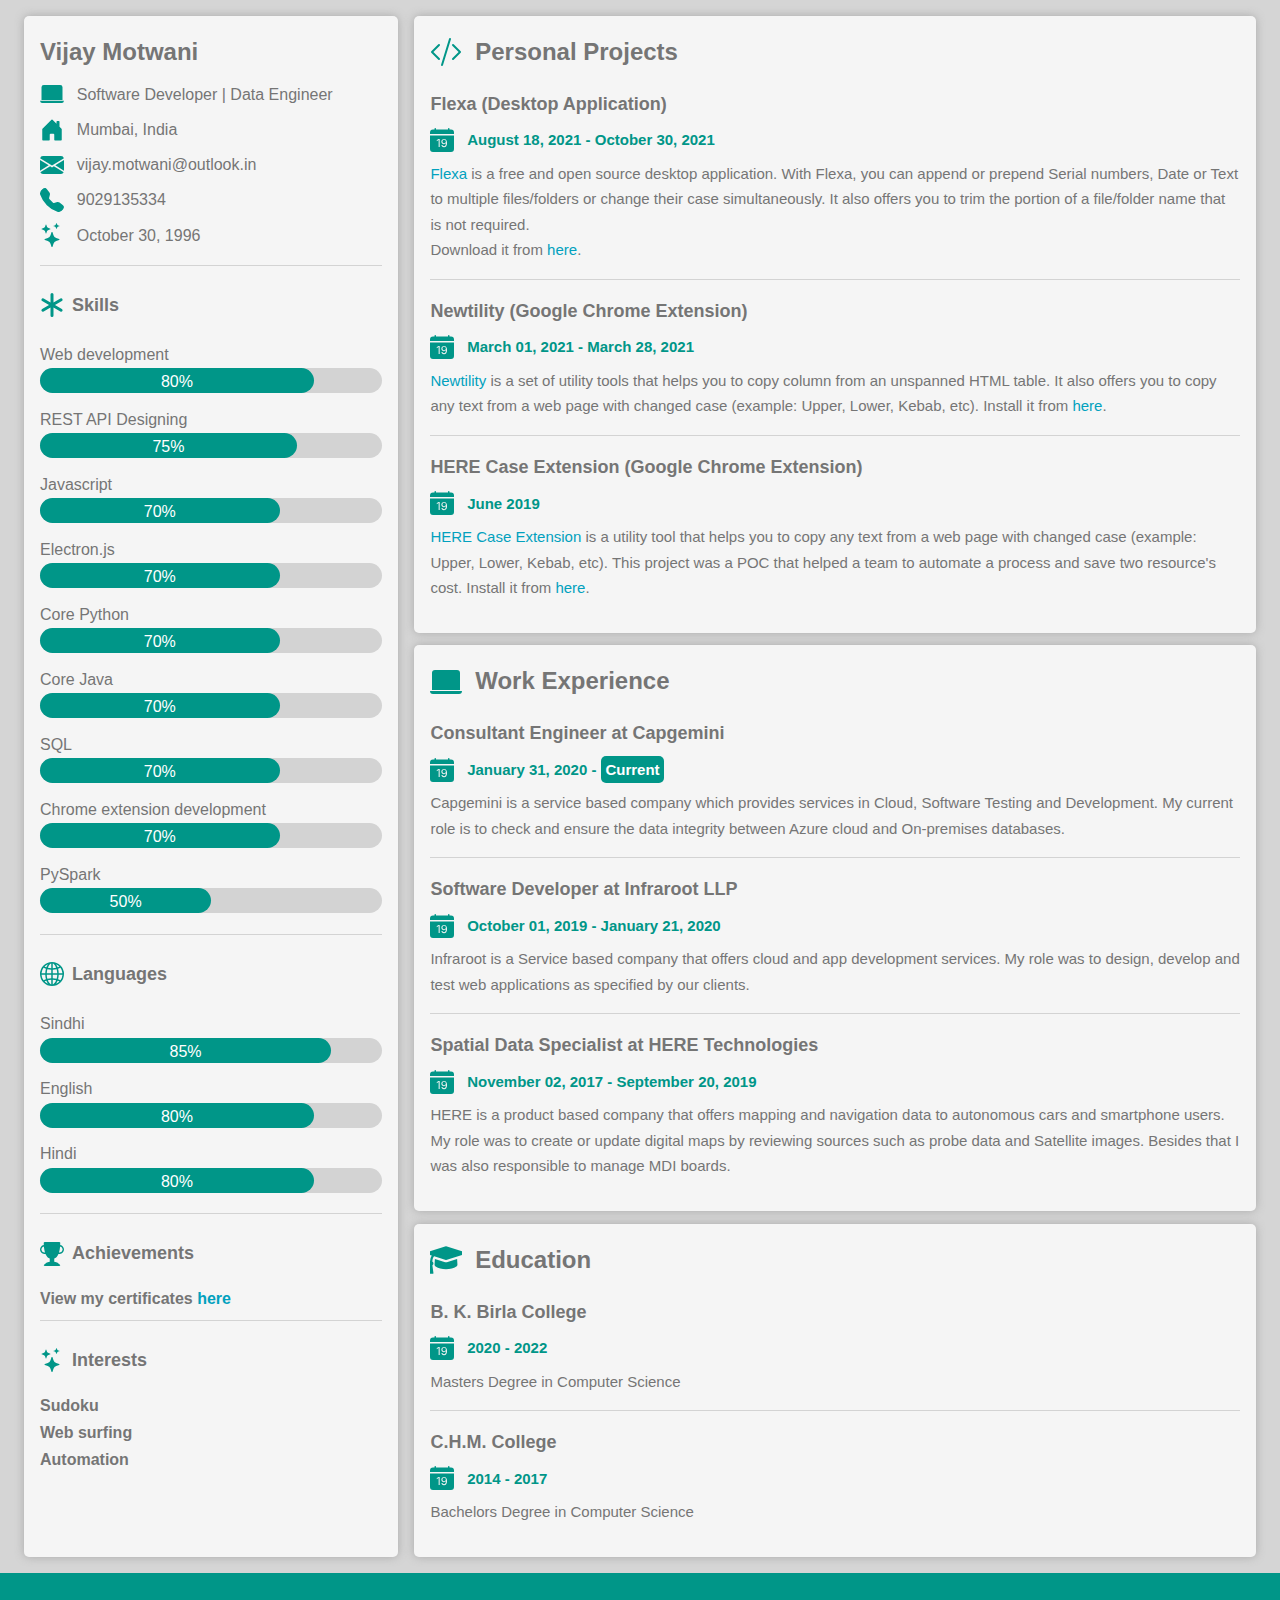
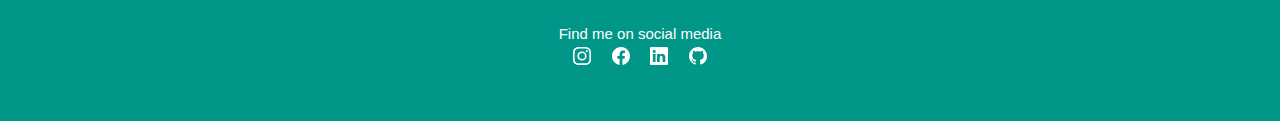
<file: index.html>
<!DOCTYPE html>
<html lang="en">
    <head>
        <meta charset="UTF-8">
        <meta http-equiv="X-UA-Compatible" content="IE=edge">
        <meta name="viewport" content="width=device-width, initial-scale=1.0">
        <title>Vijay Motwani's Profile</title>

        <link rel="stylesheet" href="styles/style.css">
    </head>
    <body>
        <div class="container main-container">
            <aside>
                <section class="profile">
                    <!-- <img src="styles/assets/vijay_profile_pic.jpg" alt="Vijay's Profile Pic"> -->
                    <h3 class="profile-name">Vijay Motwani</h3>
                </section>
                <section class="about">
                    <div class="personal-info">
                        <img src="styles/assets/laptop-fill.svg" alt="work" class="icon">
                        <span class="small">Software Developer | Data Engineer</span>
                    </div>
                    <div class="personal-info">
                        <img src="styles/assets/house-door-fill.svg" alt="home" class="icon">
                        <span class="small">Mumbai, India</span>
                    </div>
                    <div class="personal-info">
                        <img src="styles/assets/envelope-fill.svg" alt="email" class="icon">
                        <span class="small">vijay.motwani@outlook.in</span>
                    </div>
                    <div class="personal-info">
                        <img src="styles/assets/telephone-fill.svg" alt="phone" class="icon">
                        <span class="small">9029135334</span>
                    </div>
                    <div class="personal-info">
                        <img src="styles/assets/stars.svg" alt="phone" class="icon">
                        <span class="small">October 30, 1996</span>
                    </div>

                    <!-- <div class="personal-info">
                        <img src="styles/assets/linkedin.svg" alt="linkedin" class="icon">
                        <span class="small">
                            <a target="_blank" href="https://www.linkedin.com/in/vijay-motwani-086152176/"
                                title="Linkedin">vijay-motwani-086152176</a>
                        </span>
                    </div> -->

                    <!-- <div class="personal-info">
                        <img src="styles/assets/github2.svg" alt="linkedin" class="icon">
                        <span class="small" title="Github">
                            <a target="_blank" href="https://github.com/whomotwani" title="GitHub">
                                whomotwani
                            </a>
                        </span>
                    </div> -->
                </section>
                <div class="h-separator"></div>
                <section class="skills">
                    <div class="personal-info">
                        <img src="styles/assets/asterisk.svg" alt="phone" class="icon">
                        <h5 class="section-header">Skills</h5>
                    </div>
                    <div class="skill-info">
                        <label>Web development</label>
                        <div class="progressbar">
                            <div class="bar w-80">80%</div>
                        </div>
                    </div>
                    <div class="skill-info">
                        <label>REST API Designing</label>
                        <div class="progressbar">
                            <div class="bar w-75">75%</div>
                        </div>
                    </div>
                    <div class="skill-info">
                        <label>Javascript</label>
                        <div class="progressbar">
                            <div class="bar w-70">70%</div>
                        </div>
                    </div>
                    <div class="skill-info">
                        <label>Electron.js</label>
                        <div class="progressbar">
                            <div class="bar w-70">70%</div>
                        </div>
                    </div>
                    <div class="skill-info">
                        <label>Core Python</label>
                        <div class="progressbar">
                            <div class="bar w-70">70%</div>
                        </div>
                    </div>
                    <div class="skill-info">
                        <label>Core Java</label>
                        <div class="progressbar">
                            <div class="bar w-70">70%</div>
                        </div>
                    </div>
                    <div class="skill-info">
                        <label>SQL</label>
                        <div class="progressbar">
                            <div class="bar w-70">70%</div>
                        </div>
                    </div>
                    <div class="skill-info">
                        <label>Chrome extension development</label>
                        <div class="progressbar">
                            <div class="bar w-70">70%</div>
                        </div>
                    </div>

                    <div class="skill-info">
                        <label>PySpark</label>
                        <div class="progressbar">
                            <div class="bar w-50">50%</div>
                        </div>
                    </div>

                </section>
                <div class="h-separator"></div>

                <section class="languages">
                    <div class="personal-info">
                        <img src="styles/assets/globe2.svg" alt="phone" class="icon">
                        <h5 class="section-header">Languages</h5>
                    </div>
                    <div class="skill-info">
                        <label>Sindhi</label>
                        <div class="progressbar">
                            <div class="bar w-85">85%</div>
                        </div>
                    </div>
                    <div class="skill-info">
                        <label>English</label>
                        <div class="progressbar">
                            <div class="bar w-80">80%</div>
                        </div>
                    </div>
                    <div class="skill-info">
                        <label>Hindi</label>
                        <div class="progressbar">
                            <div class="bar w-80">80%</div>
                        </div>
                    </div>
                </section>

                <div class="h-separator"></div>

                <section class="achievements">
                    <div class="personal-info">
                        <img src="styles/assets/trophy-fill.svg" alt="trophy" class="icon">
                        <h5 class="section-header">Achievements</h5>
                    </div>
                    <div class="">
                        <h6>View my certificates <a href="certificates.html">here</a></h6>
                    </div>

                </section>

                <div class="h-separator"></div>

                <section class="interests">
                    <div class="personal-info">
                        <img src="styles/assets/stars.svg" alt="phone" class="icon">
                        <h5 class="section-header">Interests</h5>
                    </div>
                    <div class="">
                        <h6>Sudoku</h6>
                    </div>
                    <div class="">
                        <h6>Web surfing</h6>
                    </div>
                    <div class="">
                        <h6>Automation</h6>
                    </div>
                </section>

            </aside>
            <main>
                <section class="projects">
                    <h3 class="main-headers">
                        <img src="styles/assets/code-slash.svg" alt="work" class="icon work-icon">
                        <span>Personal Projects</span>
                    </h3>

                    <div class="job ">
                        <h5>
                            <b>
                                Flexa (Desktop Application)
                            </b>
                        </h5>
                        <p class="duration">
                            <img src="styles/assets/calendar-date-fill.svg" alt="work" class="icon">
                            <span class="primaryColor">
                                August 18, 2021 - October 30, 2021
                            </span>
                        </p>
                        <p>
                            <a href="https://flexa.forcle.in">Flexa</a> is a free and open source desktop application. With Flexa, you can append or prepend
                            Serial numbers, Date or Text to multiple files/folders or change their case simultaneously.
                            It also offers you to trim the portion of a file/folder name that is not required.
                            <br>
                            Download it from <a href="https://flexa.forcle.in/downloads.html">here</a>.

                        </p>
                    </div>
                    <div class="h-separator"></div>

                    <div class="job ">
                        <h5>
                            <b>
                                Newtility (Google Chrome Extension)
                            </b>
                        </h5>
                        <p class="duration">
                            <img src="styles/assets/calendar-date-fill.svg" alt="work" class="icon">
                            <span class="primaryColor">
                                March 01, 2021 - March 28, 2021
                            </span>
                        </p>
                        <p>
                            <a
                                href="https://chrome.google.com/webstore/detail/newtility/jailcbdeidkolbejmeodhlkfdpofacaj">Newtility</a> is a set of utility tools that helps you to copy column from an unspanned HTML
                            table. It also offers you to copy any text from a web page with changed case (example:
                            Upper, Lower, Kebab, etc). Install it from
                            <a
                                href="https://chrome.google.com/webstore/detail/newtility/jailcbdeidkolbejmeodhlkfdpofacaj">here</a>.
                        </p>
                    </div>

                    <div class="h-separator"></div>
                    <div class="job ">
                        <h5>
                            <b>
                                HERE Case Extension (Google Chrome Extension)
                            </b>
                        </h5>
                        <p class="duration">
                            <img src="styles/assets/calendar-date-fill.svg" alt="work" class="icon">
                            <span class="primaryColor">
                                June 2019
                            </span>
                        </p>
                        <p>
                            <a
                            href="https://chrome.google.com/webstore/detail/here-case-extension/dapobnfmokpkjlippkgkmkklpmjcajkj">HERE Case Extension</a>
                     is a utility tool that helps you to copy any text from a web page with
                            changed case (example: Upper, Lower, Kebab, etc).
                            This project was a POC that helped a team to automate a process and save two resource's
                            cost. Install it from
                            <a
                                href="https://chrome.google.com/webstore/detail/here-case-extension/dapobnfmokpkjlippkgkmkklpmjcajkj">here</a>.
                        </p>
                    </div>
                </section>

                <section class="experience">

                    <h3 class="main-headers">
                        <img src="styles/assets/laptop-fill.svg" alt="work" class="icon work-icon">
                        <span>Work Experience</span>
                    </h3>

                    <div class="job">
                        <h5>
                            <b>
                                Consultant Engineer at Capgemini
                            </b>
                        </h5>
                        <p class="duration">
                            <img src="styles/assets/calendar-date-fill.svg" alt="work" class="icon">
                            <span class="primaryColor">
                                January 31, 2020 - <span class="current">Current</span>
                            </span>
                        </p>
                        <p>
                            Capgemini is a service based company which provides services in Cloud, Software Testing and
                            Development.
                            My current role is to check and ensure the data integrity between Azure cloud and
                            On-premises databases.
                        </p>
                    </div>

                    <div class="h-separator"></div>
                    <div class="job ">
                        <h5>
                            <b>
                                Software Developer at Infraroot LLP
                            </b>
                        </h5>
                        <p class="duration">
                            <img src="styles/assets/calendar-date-fill.svg" alt="work" class="icon">
                            <span class="primaryColor">
                                October 01, 2019 - January 21, 2020
                            </span>
                        </p>
                        <p>
                            Infraroot is a Service based company that offers cloud and app development services. My role
                            was to design, develop and test web applications as specified by our clients.
                        </p>
                    </div>

                    <div class="h-separator"></div>
                    <div class="job ">
                        <h5>
                            <b>
                                Spatial Data Specialist at HERE Technologies
                            </b>
                        </h5>
                        <p class="duration">
                            <img src="styles/assets/calendar-date-fill.svg" alt="work" class="icon">
                            <span class="primaryColor">
                                November 02, 2017 - September 20, 2019
                            </span>
                        </p>
                        <p>
                            HERE is a product based company that offers mapping and navigation data to autonomous cars
                            and smartphone users. My role was to create or update digital maps by reviewing sources such
                            as probe data and Satellite images. Besides that I was also responsible to manage MDI
                            boards.
                        </p>
                    </div>


                </section>
                <section class="education">
                    <h3 class="main-headers">
                        <img src="styles/assets/graduation_cap.svg" alt="work" class="icon work-icon">
                        <span>Education</span>
                    </h3>

                    <div class="job ">
                        <h5>
                            <b>
                                B. K. Birla College
                            </b>
                        </h5>
                        <p class="duration">
                            <img src="styles/assets/calendar-date-fill.svg" alt="work" class="icon">
                            <span class="primaryColor">
                                2020 - 2022
                            </span>
                        </p>
                        <p>
                            Masters Degree in Computer Science
                        </p>
                    </div>

                    <div class="h-separator"></div>
                    <div class="job ">
                        <h5>
                            <b>
                                C.H.M. College
                            </b>
                        </h5>
                        <p class="duration">
                            <img src="styles/assets/calendar-date-fill.svg" alt="work" class="icon">
                            <span class="primaryColor">
                                2014 - 2017
                            </span>
                        </p>
                        <p>
                            Bachelors Degree in Computer Science
                        </p>
                    </div>

                </section>


            </main>

        </div>
        <footer>
            <div class="content">
                <p>Find me on social media</p>
                <a target="_blank" href="https://www.instagram.com/whomotwani/" title="Instagram">
                    <img src="styles/assets/instagram.svg" alt="work" class="socialmedia-icon">
                </a>
                <a target="_blank" href="https://www.facebook.com/vijay.motwani.796/" title="Facebook">
                    <img src="styles/assets/facebook.svg" alt="work" class="socialmedia-icon">
                </a>
                <a target="_blank" href="https://www.linkedin.com/in/whomotwani" title="Linkedin">
                    <img src="styles/assets/linkedin.svg" alt="work" class="socialmedia-icon">
                </a>
                <a target="_blank" href="https://github.com/whomotwani" title="GitHub">
                    <img src="styles/assets/github.svg" alt="work" class="socialmedia-icon">
                </a>

            </div>
        </footer>

    </body>
</html>
</file>
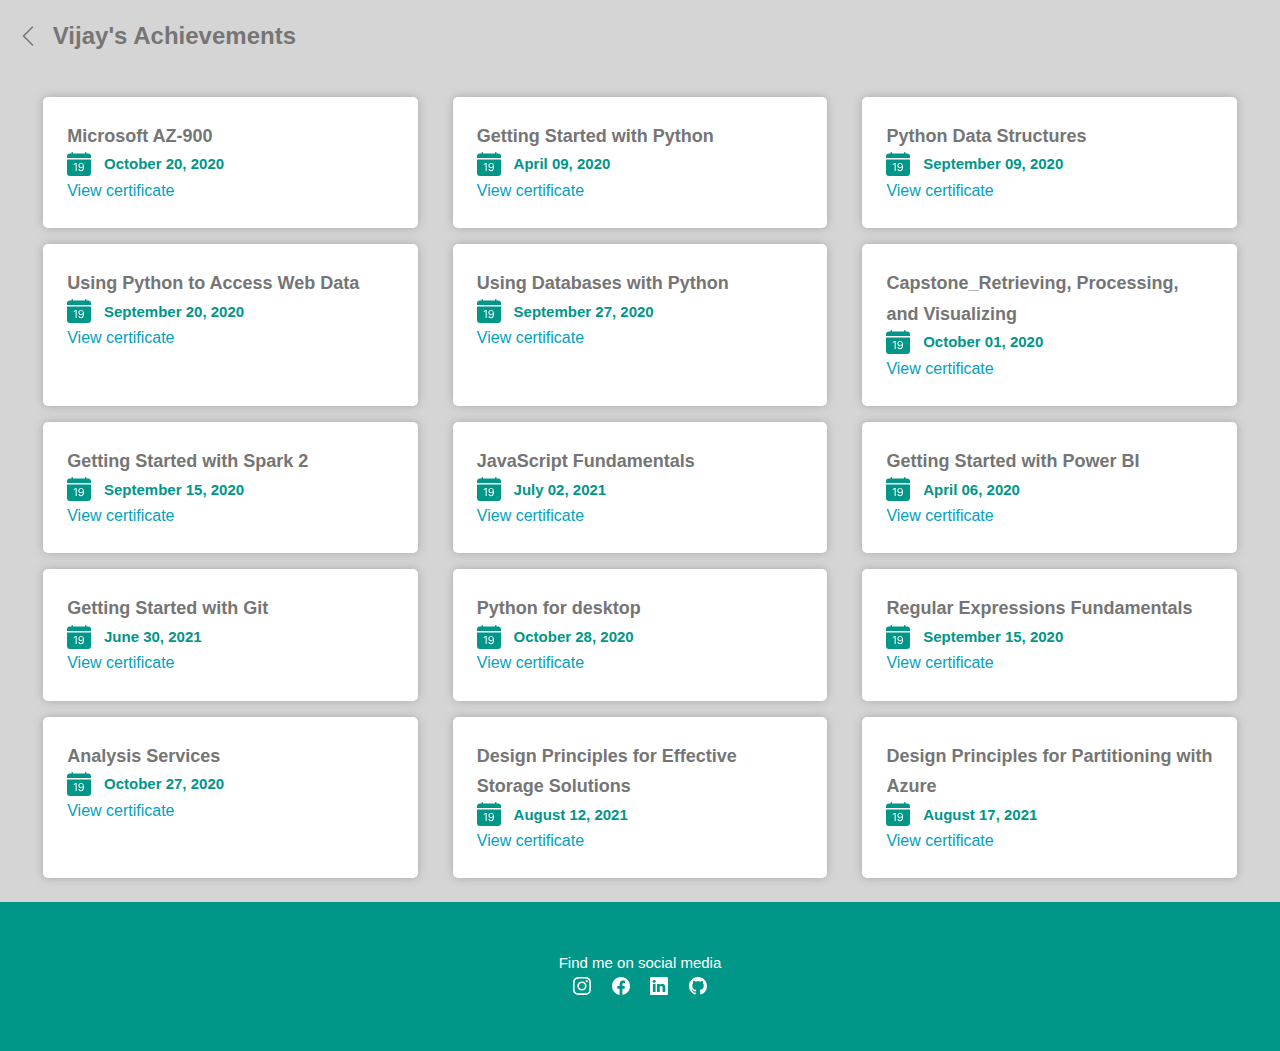
<file: certificates.html>
<!DOCTYPE html>
<html lang="en">
    <head>
        <meta charset="UTF-8">
        <meta http-equiv="X-UA-Compatible" content="IE=edge">
        <meta name="viewport" content="width=device-width, initial-scale=1.0">
        <title>Vijay Motwani's Achievements</title>
        <link rel="stylesheet" href="styles/certifications.css">
    </head>
    <body>
        <header>
            <a href="index.html">
                <img src="styles/assets/chevron-left.svg" alt="back" class="icon">
            </a>
            <h3>
                Vijay's Achievements
            </h3>
        </header>
        <div class="container">

            <div class="row">

                <div class="card">
                    <h5>Microsoft AZ-900</h5>
                    <p class="duration">
                        <img src="styles/assets/calendar-date-fill.svg" alt="work" class="icon">
                        <span class="primaryColor">
                            October 20, 2020
                        </span>
                    </p>
                    <a href="/certifications/Microsoft_Certified_Professional_Certificate AZ 900.pdf">
                        View certificate
                    </a>
                </div>
                <div class="card">
                    <h5>Getting Started with Python</h5>
                    <p class="duration">
                        <img src="styles/assets/calendar-date-fill.svg" alt="work" class="icon">
                        <span class="primaryColor">
                            April 09, 2020
                        </span>
                    </p>
                    <a href="/certifications/Programming for Everybody (Getting Started with Python).pdf">
                        View certificate
                    </a>
                </div>

                <div class="card">
                    <h5>Python Data Structures</h5>
                    <p class="duration">
                        <img src="styles/assets/calendar-date-fill.svg" alt="work" class="icon">
                        <span class="primaryColor">
                            September 09, 2020
                        </span>
                    </p>
                    <a href="/certifications/Python Data Structures.pdf">View certificate</a>
                </div>


                <div class="card">
                    <h5>Using Python to Access Web Data</h5>
                    <p class="duration">
                        <img src="styles/assets/calendar-date-fill.svg" alt="work" class="icon">
                        <span class="primaryColor">
                            September 20, 2020
                        </span>
                    </p>
                    <a href="/certifications/Using Python to Access Web Data.pdf">View certificate</a>
                </div>

                <div class="card">
                    <h5>Using Databases with Python</h5>
                    <p class="duration">
                        <img src="styles/assets/calendar-date-fill.svg" alt="work" class="icon">
                        <span class="primaryColor">
                            September 27, 2020
                        </span>
                    </p>
                    <a href="certifications/Using Databases with Python.pdf">View certificate</a>
                </div>

                <div class="card">
                    <h5>Capstone_Retrieving, Processing, and Visualizing</h5>
                    <p class="duration">
                        <img src="styles/assets/calendar-date-fill.svg" alt="work" class="icon">
                        <span class="primaryColor">
                            October 01, 2020
                        </span>
                    </p>
                    <a href="/certifications/Capstone_Retrieving, Processing, and Visualizing.pdf">View certificate</a>
                </div>

                <div class="card">
                    <h5>Getting Started with Spark 2</h5>
                    <p class="duration">
                        <img src="styles/assets/calendar-date-fill.svg" alt="work" class="icon">
                        <span class="primaryColor">
                            September 15, 2020
                        </span>
                    </p>
                    <a href="/certifications/Getting Started with Spark 2.pdf">View certificate</a>
                </div>

                <div class="card">
                    <h5>JavaScript Fundamentals</h5>
                    <p class="duration">
                        <img src="styles/assets/calendar-date-fill.svg" alt="work" class="icon">
                        <span class="primaryColor">
                            July 02, 2021
                        </span>
                    </p>
                    <a href="/certifications/JavaScript Fundamentals.pdf">View certificate</a>
                </div>

                <div class="card">
                    <h5>Getting Started with Power BI</h5>
                    <p class="duration">
                        <img src="styles/assets/calendar-date-fill.svg" alt="work" class="icon">
                        <span class="primaryColor">
                            April 06, 2020
                        </span>
                    </p>
                    <a href="/certifications/Getting Started with Power BI.pdf">View certificate</a>
                </div>

                <div class="card">
                    <h5>Getting Started with Git</h5>
                    <p class="duration">
                        <img src="styles/assets/calendar-date-fill.svg" alt="work" class="icon">
                        <span class="primaryColor">
                            June 30, 2021
                        </span>
                    </p>
                    <a href="/certifications/Getting Started with Git.pdf">View certificate</a>
                </div>

                <div class="card">
                    <h5>Python for desktop</h5>
                    <p class="duration">
                        <img src="styles/assets/calendar-date-fill.svg" alt="work" class="icon">
                        <span class="primaryColor">
                            October 28, 2020
                        </span>
                    </p>
                    <a href="/certifications/python for desktop.pdf">View certificate</a>
                </div>

                <div class="card">
                    <h5>Regular Expressions Fundamentals</h5>
                    <p class="duration">
                        <img src="styles/assets/calendar-date-fill.svg" alt="work" class="icon">
                        <span class="primaryColor">
                            September 15, 2020
                        </span>
                    </p>
                    <a href="/certifications/Regular Expressions Fundamentals.pdf">View certificate</a>
                </div>

                <div class="card">
                    <h5>Analysis Services</h5>
                    <p class="duration">
                        <img src="styles/assets/calendar-date-fill.svg" alt="work" class="icon">
                        <span class="primaryColor">
                            October 27, 2020
                        </span>
                    </p>
                    <a href="/certifications/Analysis Services.pdf">View certificate</a>
                </div>

                <div class="card">
                    <h5>Design Principles for Effective Storage Solutions</h5>
                    <p class="duration">
                        <img src="styles/assets/calendar-date-fill.svg" alt="work" class="icon">
                        <span class="primaryColor">
                            August 12, 2021
                        </span>
                    </p>
                    <a href="/certifications/Design Principles for Effective Storage Solutions.pdf">View certificate</a>
                </div>

                <div class="card">
                    <h5>Design Principles for Partitioning with Azure</h5>
                    <p class="duration">
                        <img src="styles/assets/calendar-date-fill.svg" alt="work" class="icon">
                        <span class="primaryColor">
                            August 17, 2021
                        </span>
                    </p>
                    <a href="/certifications/Design Principles for Partitioning with Azure.pdf">View certificate</a>
                </div>

            </div>

        </div>
        <footer>
            <div class="content">
                <p>Find me on social media</p>
                <a target="_blank" href="https://www.instagram.com/whomotwani/" title="Instagram">
                    <img src="styles/assets/instagram.svg" alt="work" class="socialmedia-icon">
                </a>
                <a target="_bl  ank" href="https://www.facebook.com/vijay.motwani.796/" title="Facebook">
                    <img src="styles/assets/facebook.svg" alt="work" class="socialmedia-icon">
                </a>
                <a target="_blank" href="https://www.linkedin.com/in/vijay-motwani-086152176/" title="Linkedin">
                    <img src="styles/assets/linkedin.svg" alt="work" class="socialmedia-icon">
                </a>
                <a target="_blank" href="https://github.com/whomotwani" title="GitHub">
                    <img src="styles/assets/github.svg" alt="work" class="socialmedia-icon">
                </a>
            </div>
        </footer>

    </body>
</html>
</file>
<file: styles/style.css>
* {
  -webkit-box-sizing: border-box;
          box-sizing: border-box;
  line-height: 1.7;
  margin: 0;
  padding: 0;
  color: #757575;
  font-family: sans-serif;
}

html {
  background-color: #d5d5d5;
}

.container {
  padding: 1rem;
  display: -webkit-box;
  display: -ms-flexbox;
  display: flex;
}

a {
  text-decoration: none;
  color: #02a1be;
}

h2 {
  font-size: 30px;
}

h3 {
  font-size: 24px;
}

h5 {
  font-size: 18px;
}

h6 {
  font-size: 16px;
}

p {
  font-size: 15px;
}

aside {
  width: 30%;
  min-width: 30%;
  -webkit-box-shadow: 0px 0px 10px darkGray;
          box-shadow: 0px 0px 10px darkGray;
  border-radius: 5px;
  padding: 1rem;
  background-color: #f5f5f5;
  display: -webkit-box;
  display: -ms-flexbox;
  display: flex;
  -webkit-box-orient: vertical;
  -webkit-box-direction: normal;
      -ms-flex-direction: column;
          flex-direction: column;
  margin: 0 .5rem;
}

aside img {
  max-width: 100%;
  width: 100%;
  height: auto;
  border-radius: 5px;
}

aside .profile {
  color: #121212 !important;
}

main {
  width: calc(100% - $sidebarWidth);
  display: -webkit-box;
  display: -ms-flexbox;
  display: flex;
  -webkit-box-orient: vertical;
  -webkit-box-direction: normal;
      -ms-flex-direction: column;
          flex-direction: column;
  margin: 0 .5rem;
  -webkit-box-flex: 1;
      -ms-flex-positive: 1;
          flex-grow: 1;
}

main > * {
  padding: 1rem;
  -webkit-box-shadow: 0px 0px 10px darkGray;
          box-shadow: 0px 0px 10px darkGray;
  border-radius: 5px;
  background-color: #f5f5f5;
  margin-bottom: .8rem;
}

main .education {
  margin-bottom: 0;
}

.personal-info {
  width: 100%;
  display: -webkit-box;
  display: -ms-flexbox;
  display: flex;
  -webkit-box-align: center;
      -ms-flex-align: center;
          align-items: center;
  margin: .5rem 0;
}

.personal-info .small {
  font-size: 16px;
  margin-left: .8rem;
}

.icon {
  width: 24px;
  height: 24px;
}

.socialmedia-icon {
  width: 18px;
  height: 18px;
}

.h-separator {
  height: 1px;
  width: 100%;
  background-color: lightgray;
  margin: .5rem auto;
}

.current {
  background-color: #009688;
  color: white;
  padding: .3rem;
  margin: 0;
  border-radius: 5px;
}

.work-icon {
  width: 32px !important;
  height: 32px !important;
}

.section-header {
  margin: 0.5rem;
  font-weight: bold;
}

.skill-info {
  margin: .8rem 0;
}

.progressbar {
  width: 100%;
  height: 25px;
  background-color: lightgray;
  border-radius: 16px;
}

.progressbar .bar {
  height: 100%;
  border-radius: 16px;
  background-color: #009688;
  text-align: center;
  color: white;
}

.w-50 {
  width: 50% !important;
}

.w-70 {
  width: 70% !important;
}

.w-75 {
  width: 75% !important;
}

.w-80 {
  width: 80% !important;
}

.w-85 {
  width: 85% !important;
}

.w-90 {
  width: 90% !important;
}

.w-95 {
  width: 95% !important;
}

footer {
  padding: 3rem !important;
  background-color: #009688;
  text-align: center;
}

footer .content a {
  text-decoration: none;
  margin: 0 .5rem;
}

footer .content > * {
  color: white !important;
}

section span {
  margin-left: .8rem;
}

section .main-headers {
  display: -webkit-box;
  display: -ms-flexbox;
  display: flex;
  -webkit-box-align: center;
      -ms-flex-align: center;
          align-items: center;
}

.job {
  margin: 1rem 0;
}

.job > * {
  margin: .5rem 0;
}

.job .duration {
  display: -webkit-box;
  display: -ms-flexbox;
  display: flex;
  -webkit-box-orient: horizontal;
  -webkit-box-direction: normal;
      -ms-flex-direction: row;
          flex-direction: row;
  -webkit-box-align: center;
      -ms-flex-align: center;
          align-items: center;
  color: #009688 !important;
  font-weight: bold;
}

.primaryColor {
  color: #009688 !important;
}

@media screen and (min-width: 1400px) {
  .container {
    max-width: 1400px;
    margin: 0 auto;
  }
}

@media screen and (max-width: 870px) {
  aside {
    width: 35% !important;
    min-width: 35% !important;
    max-width: 35% !important;
  }
}

@media screen and (max-width: 750px) {
  aside {
    width: 40% !important;
    min-width: 40% !important;
    max-width: 40% !important;
    height: auto;
  }
}

@media screen and (max-width: 660px) {
  aside {
    width: 100% !important;
    min-width: 100% !important;
    max-width: 100% !important;
    height: auto;
    margin: 0;
  }
  .container {
    padding: 0.8rem;
  }
  .main-container {
    width: 100%;
    display: -webkit-box;
    display: -ms-flexbox;
    display: flex;
    -webkit-box-orient: vertical;
    -webkit-box-direction: normal;
        -ms-flex-direction: column;
            flex-direction: column;
  }
  main {
    margin: 0;
    margin-top: 0.8rem;
  }
}
/*# sourceMappingURL=style.css.map */
</file>
<file: styles/certifications.css>
* {
  -webkit-box-sizing: border-box;
          box-sizing: border-box;
  line-height: 1.7;
  margin: 0;
  padding: 0;
  color: #757575;
  font-family: sans-serif;
}

html {
  background-color: #d5d5d5;
  height: 100vh;
}

body {
  height: 100%;
  display: -webkit-box;
  display: -ms-flexbox;
  display: flex;
  -webkit-box-orient: vertical;
  -webkit-box-direction: normal;
      -ms-flex-direction: column;
          flex-direction: column;
  -webkit-box-pack: justify;
      -ms-flex-pack: justify;
          justify-content: space-between;
}

.container {
  padding: 1rem;
  display: -webkit-box;
  display: -ms-flexbox;
  display: flex;
  -webkit-box-orient: vertical;
  -webkit-box-direction: normal;
      -ms-flex-direction: column;
          flex-direction: column;
}

a {
  text-decoration: none;
  color: #02a1be;
}

h2 {
  font-size: 30px;
}

h3 {
  font-size: 24px;
}

h5 {
  font-size: 18px;
}

h6 {
  font-size: 16px;
}

p {
  font-size: 15px;
}

header {
  padding: 1rem;
  display: -webkit-box;
  display: -ms-flexbox;
  display: flex;
  -ms-flex-line-pack: center;
      align-content: center;
}

header a {
  display: -webkit-box;
  display: -ms-flexbox;
  display: flex;
  -webkit-box-align: center;
      -ms-flex-align: center;
          align-items: center;
}

.icon {
  width: 24px;
  margin-right: .8rem;
}

.large-icon {
  width: 64px;
  display: block;
  margin: auto;
}

.socialmedia-icon {
  width: 18px;
  height: 18px;
}

.row {
  display: -webkit-box;
  display: -ms-flexbox;
  display: flex;
  -ms-flex-wrap: wrap;
      flex-wrap: wrap;
  -webkit-box-pack: space-evenly;
      -ms-flex-pack: space-evenly;
          justify-content: space-evenly;
}

.card {
  background-color: #fff;
  padding: 1.5rem;
  border-radius: 5px;
  -webkit-box-shadow: 0px 0px 10px darkGray;
          box-shadow: 0px 0px 10px darkGray;
  margin: 0.5rem;
  width: 30%;
}

.card .trophy-icon {
  margin: 1rem auto;
}

.card p {
  font-weight: bolder;
}

.card .duration {
  display: -webkit-box;
  display: -ms-flexbox;
  display: flex;
  -webkit-box-orient: horizontal;
  -webkit-box-direction: normal;
      -ms-flex-direction: row;
          flex-direction: row;
  -webkit-box-align: center;
      -ms-flex-align: center;
          align-items: center;
  color: #009688 !important;
  font-weight: bold;
}

.card .duration .primaryColor {
  color: #009688 !important;
}

.card:hover {
  -webkit-box-shadow: 1px 1px 30px darkgray;
          box-shadow: 1px 1px 30px darkgray;
}

footer {
  padding: 3rem !important;
  background-color: #009688;
  text-align: center;
}

footer .content a {
  text-decoration: none;
  margin: 0 .5rem;
}

footer .content > * {
  color: white !important;
}

@media screen and (min-width: 1400px) {
  .container {
    max-width: 1400px;
    margin: 0 auto;
  }
}

@media screen and (max-width: 1400px) {
  .container {
    max-width: 1400px;
    margin: 0 auto;
  }
}

@media screen and (max-width: 805px) {
  .card {
    width: 45%;
    height: auto;
  }
}

@media screen and (max-width: 630px) {
  .card {
    width: 100%;
    height: auto;
  }
}
/*# sourceMappingURL=certifications.css.map */
</file>
